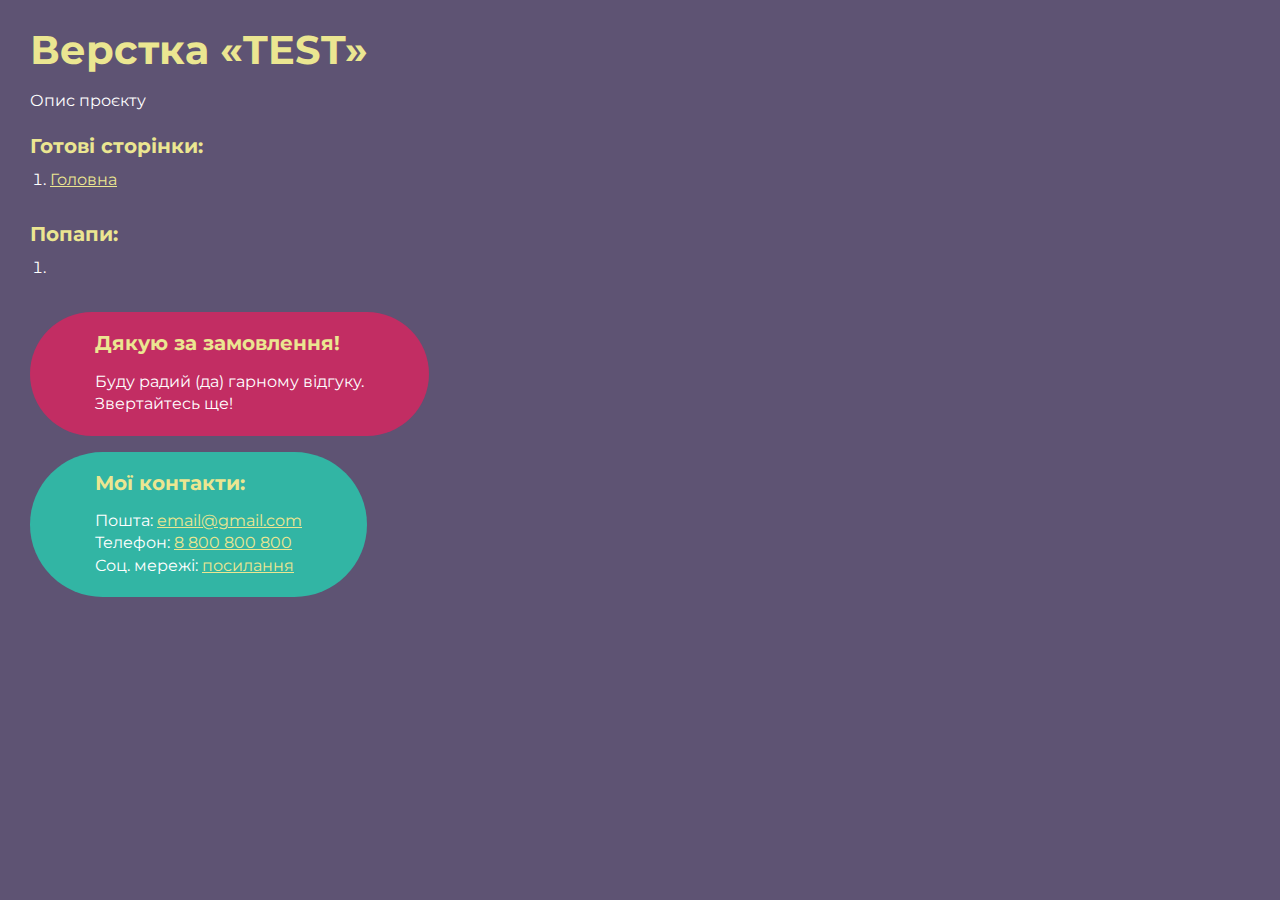
<file: index.html>
<!DOCTYPE html>
<html>

<head>
	<meta charset="UTF-8">
	<meta name="viewport" content="width=device-width, initial-scale=1.0">
	<title>Верстка «TEST»</title>
</head>

<body>
	<div class="rootpage">
		<h1>Верстка «TEST»</h1>
		<div class="rootpage__info">
			Опис проєкту
		</div>
		<h2>Готові сторінки:</h2>
		<ol class="rootpage__list">
			<li><a target="_blank" href="home.html">Головна</a></li>
		</ol>
		<h2>Попапи:</h2>
		<ol class="rootpage__list">
			<li><a target="_blank" href="home.html#"></a></li>
		</ol>
		<div class="rootpage__tnx">
			<h2>Дякую за замовлення!</h2>
			<p>Буду радий (да) гарному відгуку.</p>
			<p>Звертайтесь ще!</p>
		</div>
		<div class="rootpage__contacts">
			<h2>Мої контакти:</h2>
			<p>Пошта: <a href="mailto:email@gmail.com">email@gmail.com</a></p>
			<p>Телефон: <a href="tel:8800800800">8 800 800 800</a></p>
			<p>Соц. мережі: <a href="">посилання</a></p>
		</div>
	</div>
</body>
<style>
	@charset "UTF-8";
	@import url("https://fonts.googleapis.com/css?family=Montserrat:regular,700&display=swap");

	*,
	*::before,
	*::after {
		padding: 0px;
		margin: 0px;
		border: 0px;
		box-sizing: border-box;
	}

	html,
	body {
		height: 100%;
		margin: 0;
		padding: 0;
		min-width: 320px;
		width: 100%;
		color: #fff;
		background-color: #5e5373;
	}

	body {
		font-family: Montserrat;
		font-size: 100%;
		line-height: 1;
		font-size: 1rem;
	}

	a {
		text-decoration: underline;
		color: #ebe691
	}

	a:visited {
		text-decoration: underline;
		color: #aaa768;
	}

	a:hover {
		text-decoration: none;
	}

	ul li {
		list-style: none;
	}

	img {
		vertical-align: top;
	}

	.wrapper {
		width: 100%;
		min-height: 100%;
		overflow: hidden;
	}

	.rootpage {
		padding: 30px;
		display: flex;
		flex-direction: column;
		align-items: flex-start;
	}

	@media (max-width: 767px) {
		.rootpage {
			padding: 30px 15px;
		}
	}

	h1 {
		color: #ebe691;
		font-size: 2.5rem;
		margin: 0px 0px 1.25rem 0px;
	}

	@media (max-width: 767px) {
		h1 {
			font-size: 1.85rem;
			margin: 0px 0px 1.25rem 0px;
		}
	}

	h2 {
		color: #ebe691;
		font-size: 1.25rem;
		margin: 0px 0px 1rem 0px;
	}

	@media (max-width: 767px) {
		h2 {
			font-size: 1.125rem;
			margin: 0px 0px 1rem 0px;
		}
	}

	.rootpage__info {
		line-height: 140%;
		margin: 0px 0px 1.5rem 0px;
	}

	.rootpage__list {
		margin: 0px 0px 2.25rem 1.25rem;
	}

	.rootpage__list li:not(:last-child) {
		margin: 0px 0px 15px 0px;
	}

	.rootpage__contacts,
	.rootpage__tnx {
		border-radius: 200px;
		padding: 20px 65px;
		line-height: 140%;
	}

	@media (max-width: 767px) {

		.rootpage__contacts,
		.rootpage__tnx {
			border-radius: 40px;
			padding: 20px;
		}
	}

	.rootpage__contacts {
		background: #32b5a4;

	}

	.rootpage__contacts a {
		color: #ebe691;
	}

	.rootpage__tnx {
		background: #c22d63;
		margin: 0px 0px 1rem 0px;
	}
</style>

</html>
</file>
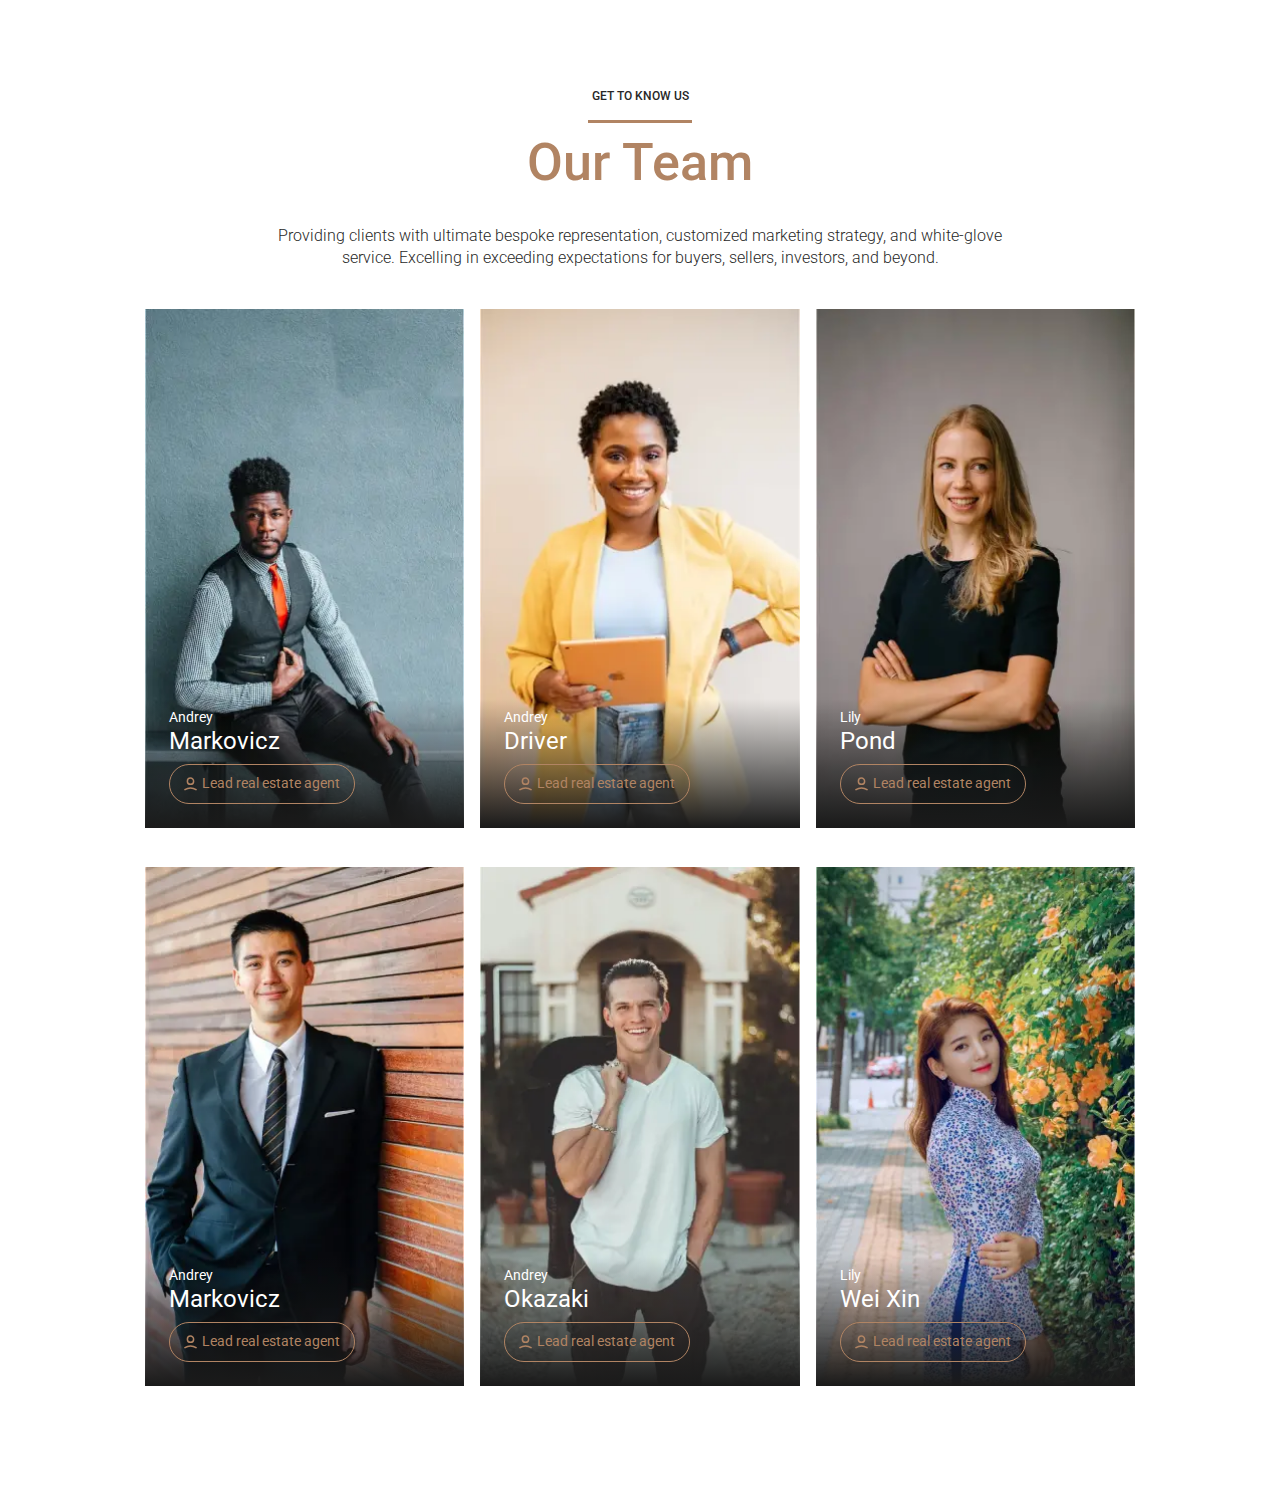
<file: home.html>
<!DOCTYPE html>
<html lang="en">

<head>
	<title>HomePage</title>
	<meta charset="UTF-8">
	<meta name="format-detection" content="telephone=no">
	<!-- <style>body{opacity: 0;}</style> -->
	<link rel="stylesheet" href="css/style.min.css?_v=20230915233003">
	<link rel="shortcut icon" href="favicon.ico">
	<!-- <meta name="robots" content="noindex, nofollow"> -->
	<meta name="viewport" content="width=device-width, initial-scale=1.0">
</head>

<body>
	<div class="wrapper">

		<main class="page">
			<section class="page__main-block main-block">
				<div class="main-block__container">
					<div class="main-block__body">
						<div class="main-block__label">
							<p>Get to Know Us</p>
						</div>
						<h2 class="main-block__title">Our Team</h2>
						<div class="main-block__text">
							<p>Providing clients with ultimate bespoke representation, customized marketing strategy, and
								white-glove service. Excelling in exceeding expectations for buyers, sellers, investors, and
								beyond.</p>
						</div>
						<div class="main-block__items">
							<div class="main-block__item item-main-block">
								<a href="#" class="item-main-block__content">
									<div class="item-main-block__image-ibg"><picture><source srcset="img/team/01.webp" type="image/webp"><img src="img/team/01.jpg" alt="Team"></picture></div>
									<div class="item-main-block__body">
										<div class="item-main-block__name">Andrey <br><span>Markovicz</span></div>
										<a href="#" class="item-main-block__button">Lead real estate agent</a>
									</div>
								</a>
							</div>
							<div class="main-block__item item-main-block">
								<a href="#" class="item-main-block__content">
									<div class="item-main-block__image-ibg"><picture><source srcset="img/team/02.webp" type="image/webp"><img src="img/team/02.jpg" alt="Team"></picture></div>
									<div class="item-main-block__body">
										<div class="item-main-block__name">Andrey <br><span>Driver</span></div>
										<a href="#" class="item-main-block__button">Lead real estate agent</a>
									</div>
								</a>
							</div>
							<div class="main-block__item item-main-block">
								<a href="#" class="item-main-block__content">
									<div class="item-main-block__image-ibg"><picture><source srcset="img/team/03.webp" type="image/webp"><img src="img/team/03.jpg" alt="Team"></picture></div>
									<div class="item-main-block__body">
										<div class="item-main-block__name">Lily <br><span>Pond</span></div>
										<a href="#" class="item-main-block__button">Lead real estate agent</a>
									</div>
								</a>
							</div>
							<div class="main-block__item item-main-block">
								<a href="#" class="item-main-block__content">
									<div class="item-main-block__image-ibg"><picture><source srcset="img/team/04.webp" type="image/webp"><img src="img/team/04.jpg" alt="Team"></picture></div>
									<div class="item-main-block__body">
										<div class="item-main-block__name">Andrey <br><span>Markovicz</span></div>
										<a href="#" class="item-main-block__button">Lead real estate agent</a>
									</div>
								</a>
							</div>
							<div class="main-block__item item-main-block">
								<a href="#" class="item-main-block__content">
									<div class="item-main-block__image-ibg"><picture><source srcset="img/team/05.webp" type="image/webp"><img src="img/team/05.jpg" alt="Team"></picture></div>
									<div class="item-main-block__body">
										<div class="item-main-block__name">Andrey <br><span>Okazaki</span></div>
										<a href="#" class="item-main-block__button">Lead real estate agent</a>
									</div>
								</a>
							</div>
							<div class="main-block__item item-main-block">
								<a href="#" class="item-main-block__content">
									<div class="item-main-block__image-ibg"><picture><source srcset="img/team/06.webp" type="image/webp"><img src="img/team/06.jpg" alt="Team"></picture></div>
									<div class="item-main-block__body">
										<div class="item-main-block__name">Lily <br><span>Wei Xin</span></div>
										<a href="#" class="item-main-block__button">Lead real estate agent</a>
									</div>
								</a>
							</div>
						</div>
					</div>
				</div>
			</section>
		</main>
		<footer class="footer">
			<div class="footer__container">
			</div>
		</footer>
	</div>
	<script src="js/app.min.js?_v=20230915233003"></script>
</body>

</html>
</file>
<file: css/style.min.css>
@charset "UTF-8";@import url(https://fonts.googleapis.com/css?family=Roboto:300,regular,500&display=swap);*{padding:0;margin:0;border:0}*,:after,:before{-webkit-box-sizing:border-box;box-sizing:border-box}body,html{height:100%;min-width:320px}body{color:#272727;line-height:1;font-family:Roboto;font-size:1rem;-ms-text-size-adjust:100%;-moz-text-size-adjust:100%;-webkit-text-size-adjust:100%;-webkit-font-smoothing:antialiased;-moz-osx-font-smoothing:grayscale}button,input,textarea{font-family:Roboto;font-size:inherit;line-height:inherit}button{cursor:pointer;color:inherit;background-color:transparent}a{color:inherit;text-decoration:none}ul li{list-style:none}img{vertical-align:top}h1,h2,h3,h4,h5,h6{font-weight:inherit;font-size:inherit}.lock body{overflow:hidden;-ms-touch-action:none;touch-action:none;-ms-scroll-chaining:none;overscroll-behavior:none}.wrapper{min-height:100%;display:-webkit-box;display:-ms-flexbox;display:flex;-webkit-box-orient:vertical;-webkit-box-direction:normal;-ms-flex-direction:column;flex-direction:column;overflow:hidden}@supports (overflow:clip){.wrapper{overflow:clip}}.wrapper>main{-webkit-box-flex:1;-ms-flex:1 1 auto;flex:1 1 auto}.wrapper>*{min-width:0}[class*=__container]{max-width:63.75rem;margin:0 auto;padding:0 .9375rem}[class*=-ibg]{position:relative}[class*=-ibg] img{position:absolute;width:100%;height:100%;top:0;left:0;-o-object-fit:cover;object-fit:cover}[class*=-ibg--contain] img{-o-object-fit:contain;object-fit:contain}.main-block__body{text-align:center}.main-block__label{font-size:.75rem;font-weight:500;line-height:1.3333333333;letter-spacing:.5;text-transform:uppercase}.main-block__label:not(:last-child){margin-bottom:1rem}.main-block__title{line-height:1.1538461538;color:#b18463;display:-webkit-box;display:-ms-flexbox;display:flex;-webkit-box-orient:vertical;-webkit-box-direction:normal;-ms-flex-direction:column;flex-direction:column;-webkit-box-align:center;-ms-flex-align:center;align-items:center;gap:.625rem;font-weight:500}.main-block__title::before{content:"";display:block;background-color:#b18463}.main-block__text{font-weight:300;max-width:46.875rem;margin:0 auto;line-height:137%}.main-block__items{display:-ms-grid;display:grid;grid-template-columns:repeat(auto-fill,minmax(19.8125rem,1fr));-webkit-column-gap:1rem;-moz-column-gap:1rem;column-gap:1rem}.item-main-block{position:relative}.item-main-block__content{display:block}.item-main-block__image-ibg{padding-bottom:162.5%;position:relative;overflow:hidden}.item-main-block__image-ibg img{-webkit-transition:all .8s ease 0s;transition:all .8s ease 0s}.item-main-block__image-ibg::before{content:"";position:absolute;z-index:2;height:65%;width:100%;bottom:0;pointer-events:none;left:0;background:-webkit-gradient(linear,left bottom,left top,from(#1a1a1a),color-stop(38.16%,rgba(26,26,26,0)));background:linear-gradient(0deg,#1a1a1a 0,rgba(26,26,26,0) 38.16%)}.item-main-block__body{position:absolute;z-index:2;bottom:0;left:0;text-align:left}.item-main-block__name{color:#fff;font-size:.875rem;line-height:142%;margin-bottom:.5rem;pointer-events:none}.item-main-block__name span{line-height:116%;display:block}.item-main-block__button{color:#b18463;font-size:.875rem;line-height:185%;padding:.375rem .875rem;border:1px solid #b18463;border-radius:6.25rem;display:-webkit-box;display:-ms-flexbox;display:flex;-webkit-box-align:center;-ms-flex-align:center;align-items:center;gap:.25rem;position:relative;z-index:3;-webkit-transition:all .3s ease 0s;transition:all .3s ease 0s}.item-main-block__button::before{content:"";display:block;height:.875rem;width:.875rem;-webkit-box-flex:0;-ms-flex:0 0 .875rem;flex:0 0 .875rem;background:url(../img/user.svg) 0 0 no-repeat}@media (min-width:63.75em){.main-block{padding-top:5.5rem}.main-block{padding-bottom:6.25rem}.main-block__title{font-size:3.25rem}.main-block__title::before{height:.1875rem}.main-block__title::before{width:6.5rem}.main-block__title:not(:last-child){margin-bottom:2rem}.main-block__text{font-size:1rem}.main-block__text:not(:last-child){margin-bottom:2.5rem}.main-block__items{row-gap:2.4375rem}.item-main-block__body{padding:1.5rem}.item-main-block__name span{font-size:1.5rem}}@media (max-width:20em){.main-block{padding-top:5rem}.main-block{padding-bottom:5rem}.main-block__title{font-size:2.125rem}.main-block__title::before{height:.125rem}.main-block__title::before{width:4.6875rem}.main-block__title:not(:last-child){margin-bottom:1.25rem}.main-block__text{font-size:.875rem}.main-block__text:not(:last-child){margin-bottom:1.875rem}.main-block__items{row-gap:1.5rem}.item-main-block__body{padding:.8125rem}.item-main-block__name span{font-size:1.25rem}}@media (max-width:47.99875em){.main-block__items{-ms-grid-columns:auto;grid-template-columns:auto}.item-main-block__button{padding:.125rem .5rem}}@media (min-width:20em) and (max-width:63.75em){@supports (padding-top:clamp(5rem ,4.7714285714rem + 1.1428571429vw ,5.5rem)){.main-block{padding-top:clamp(5rem ,4.7714285714rem + 1.1428571429vw ,5.5rem)}}@supports not (padding-top:clamp(5rem ,4.7714285714rem + 1.1428571429vw ,5.5rem)){.main-block{padding-top:calc(5rem + .5 * (100vw - 20rem)/ 43.75)}}@supports (padding-bottom:clamp(5rem ,4.4285714286rem + 2.8571428571vw ,6.25rem)){.main-block{padding-bottom:clamp(5rem ,4.4285714286rem + 2.8571428571vw ,6.25rem)}}@supports not (padding-bottom:clamp(5rem ,4.4285714286rem + 2.8571428571vw ,6.25rem)){.main-block{padding-bottom:calc(5rem + 1.25 * (100vw - 20rem)/ 43.75)}}@supports (font-size:clamp(2.125rem ,1.6107142857rem + 2.5714285714vw ,3.25rem)){.main-block__title{font-size:clamp(2.125rem ,1.6107142857rem + 2.5714285714vw ,3.25rem)}}@supports not (font-size:clamp(2.125rem ,1.6107142857rem + 2.5714285714vw ,3.25rem)){.main-block__title{font-size:calc(2.125rem + 1.125 * (100vw - 20rem)/ 43.75)}}@supports (height:clamp(0.125rem ,0.0964285714rem + 0.1428571429vw ,0.1875rem)){.main-block__title::before{height:clamp(.125rem ,.0964285714rem + .1428571429vw ,.1875rem)}}@supports not (height:clamp(0.125rem ,0.0964285714rem + 0.1428571429vw ,0.1875rem)){.main-block__title::before{height:calc(.125rem + .0625 * (100vw - 20rem)/ 43.75)}}@supports (width:clamp(4.6875rem ,3.8589285714rem + 4.1428571429vw ,6.5rem)){.main-block__title::before{width:clamp(4.6875rem ,3.8589285714rem + 4.1428571429vw ,6.5rem)}}@supports not (width:clamp(4.6875rem ,3.8589285714rem + 4.1428571429vw ,6.5rem)){.main-block__title::before{width:calc(4.6875rem + 1.8125 * (100vw - 20rem)/ 43.75)}}@supports (margin-bottom:clamp(1.25rem ,0.9071428571rem + 1.7142857143vw ,2rem)){.main-block__title:not(:last-child){margin-bottom:clamp(1.25rem ,.9071428571rem + 1.7142857143vw ,2rem)}}@supports not (margin-bottom:clamp(1.25rem ,0.9071428571rem + 1.7142857143vw ,2rem)){.main-block__title:not(:last-child){margin-bottom:calc(1.25rem + .75 * (100vw - 20rem)/ 43.75)}}@supports (font-size:clamp(0.875rem ,0.8178571429rem + 0.2857142857vw ,1rem)){.main-block__text{font-size:clamp(.875rem ,.8178571429rem + .2857142857vw ,1rem)}}@supports not (font-size:clamp(0.875rem ,0.8178571429rem + 0.2857142857vw ,1rem)){.main-block__text{font-size:calc(.875rem + .125 * (100vw - 20rem)/ 43.75)}}@supports (margin-bottom:clamp(1.875rem ,1.5892857143rem + 1.4285714286vw ,2.5rem)){.main-block__text:not(:last-child){margin-bottom:clamp(1.875rem ,1.5892857143rem + 1.4285714286vw ,2.5rem)}}@supports not (margin-bottom:clamp(1.875rem ,1.5892857143rem + 1.4285714286vw ,2.5rem)){.main-block__text:not(:last-child){margin-bottom:calc(1.875rem + .625 * (100vw - 20rem)/ 43.75)}}@supports (row-gap:clamp(1.5rem ,1.0714285714rem + 2.1428571429vw ,2.4375rem)){.main-block__items{row-gap:clamp(1.5rem ,1.0714285714rem + 2.1428571429vw ,2.4375rem)}}@supports not (row-gap:clamp(1.5rem ,1.0714285714rem + 2.1428571429vw ,2.4375rem)){.main-block__items{row-gap:calc(1.5rem + .9375 * (100vw - 20rem)/ 43.75)}}@supports (padding:clamp(0.8125rem ,0.4982142857rem + 1.5714285714vw ,1.5rem)){.item-main-block__body{padding:clamp(.8125rem ,.4982142857rem + 1.5714285714vw ,1.5rem)}}@supports not (padding:clamp(0.8125rem ,0.4982142857rem + 1.5714285714vw ,1.5rem)){.item-main-block__body{padding:calc(.8125rem + .6875 * (100vw - 20rem)/ 43.75)}}@supports (font-size:clamp(1.25rem ,1.1357142857rem + 0.5714285714vw ,1.5rem)){.item-main-block__name span{font-size:clamp(1.25rem ,1.1357142857rem + .5714285714vw ,1.5rem)}}@supports not (font-size:clamp(1.25rem ,1.1357142857rem + 0.5714285714vw ,1.5rem)){.item-main-block__name span{font-size:calc(1.25rem + .25 * (100vw - 20rem)/ 43.75)}}}@media (any-hover:hover){.item-main-block__image-ibg img:hover{-webkit-transform:scale(1.1);-ms-transform:scale(1.1);transform:scale(1.1)}.item-main-block__button:hover{border:1px solid #fff;color:#fff}}
</file>
